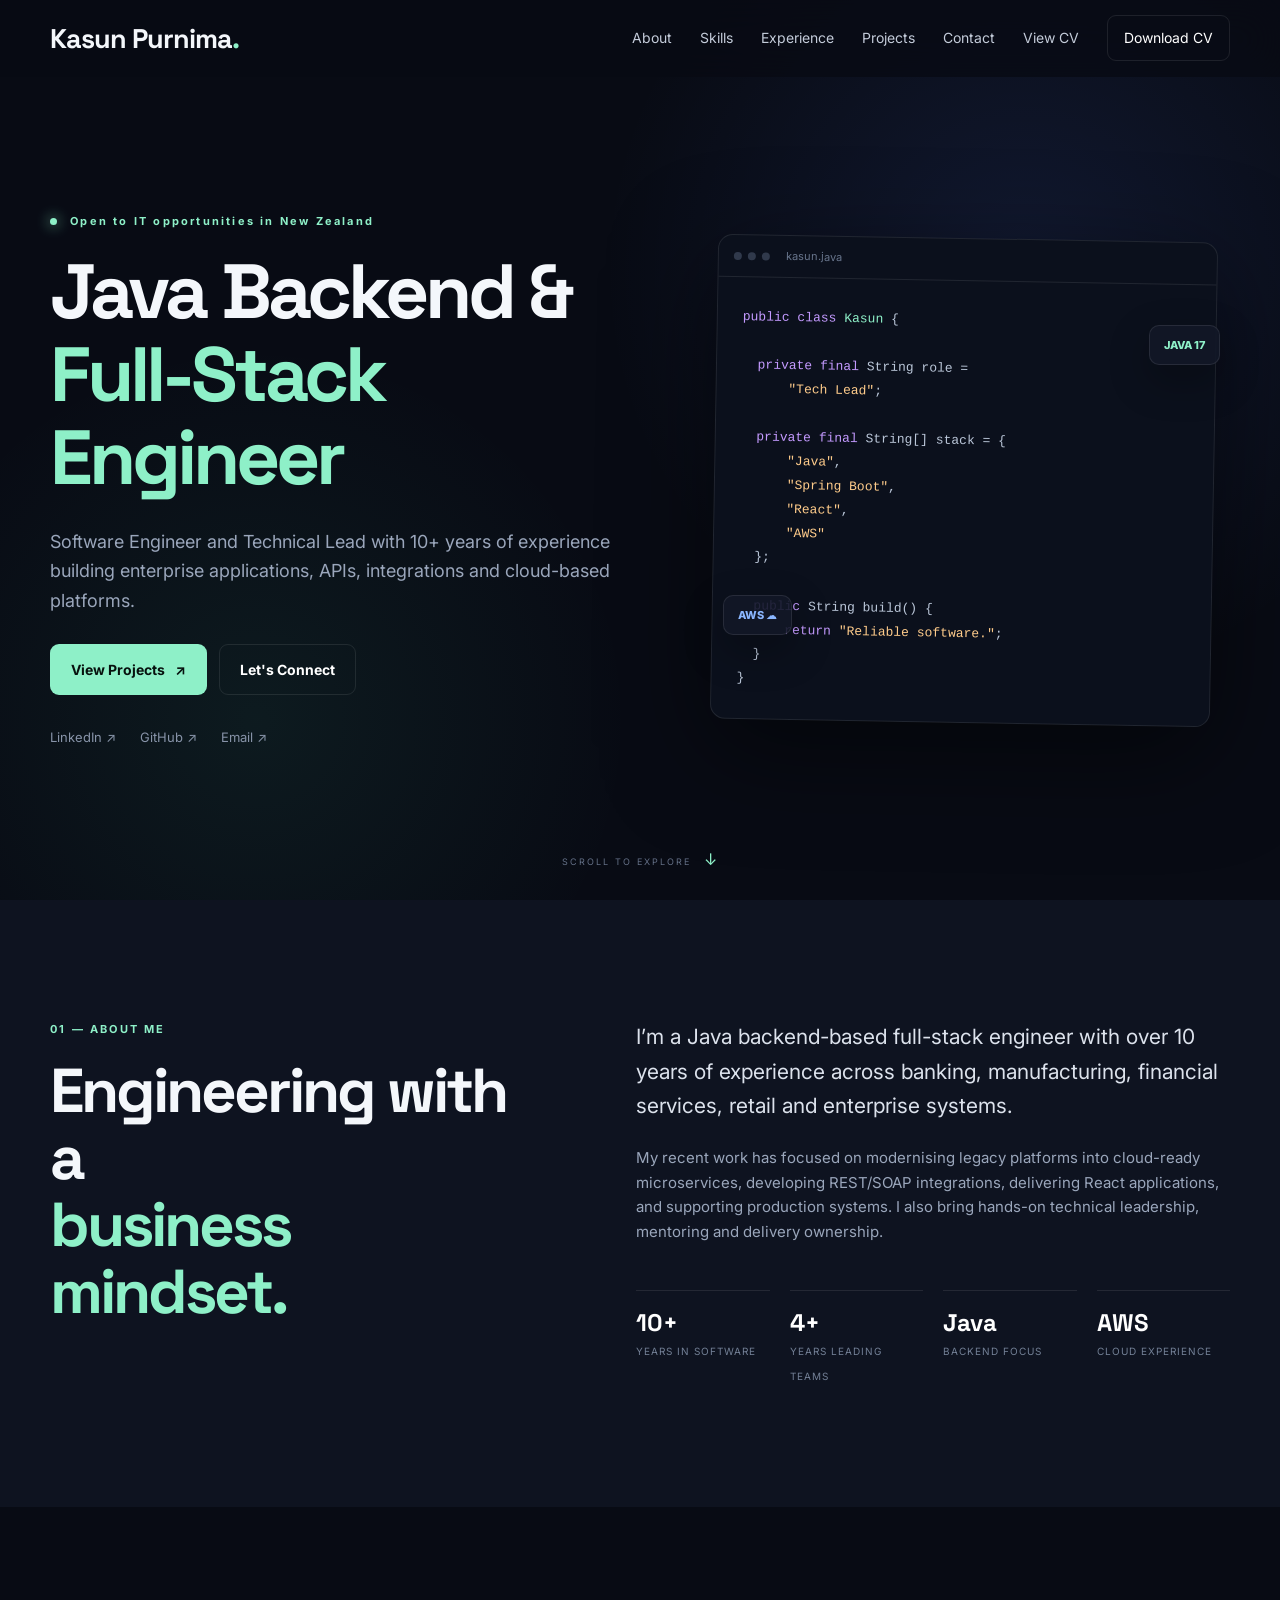
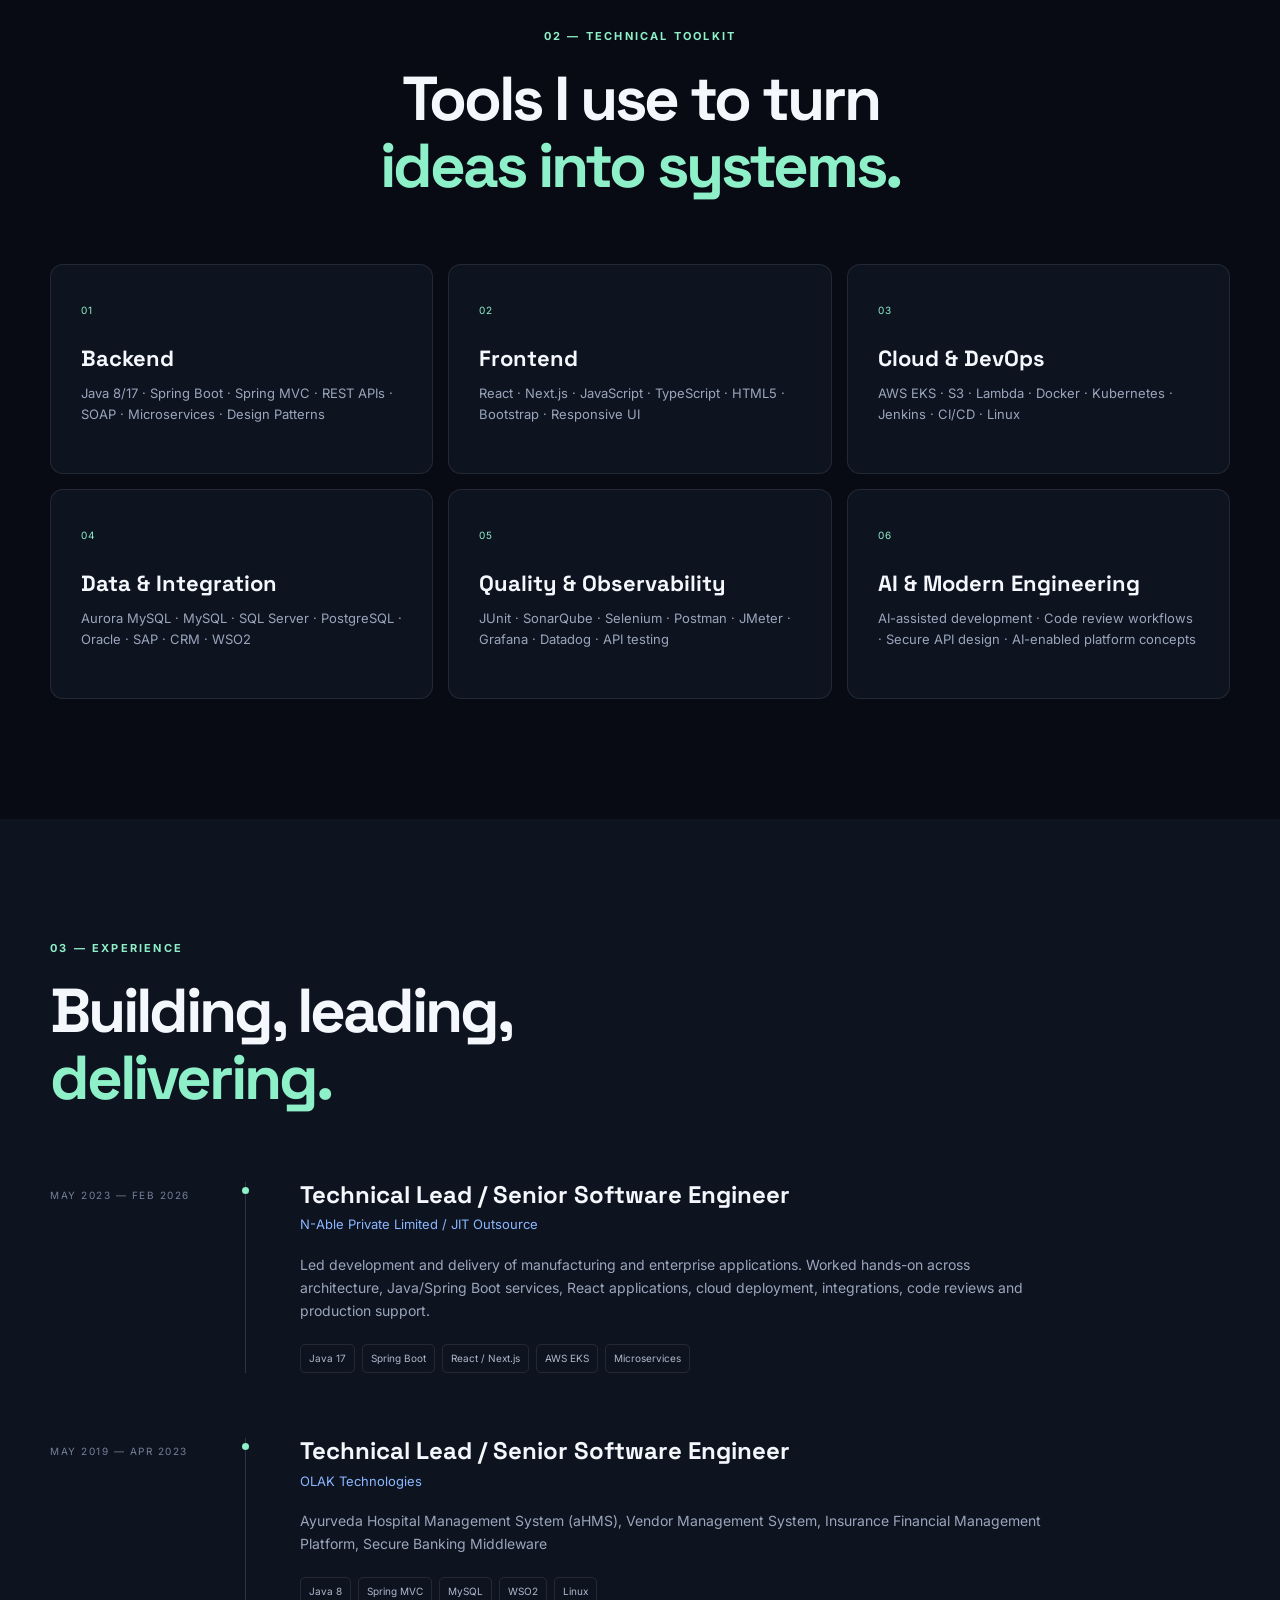
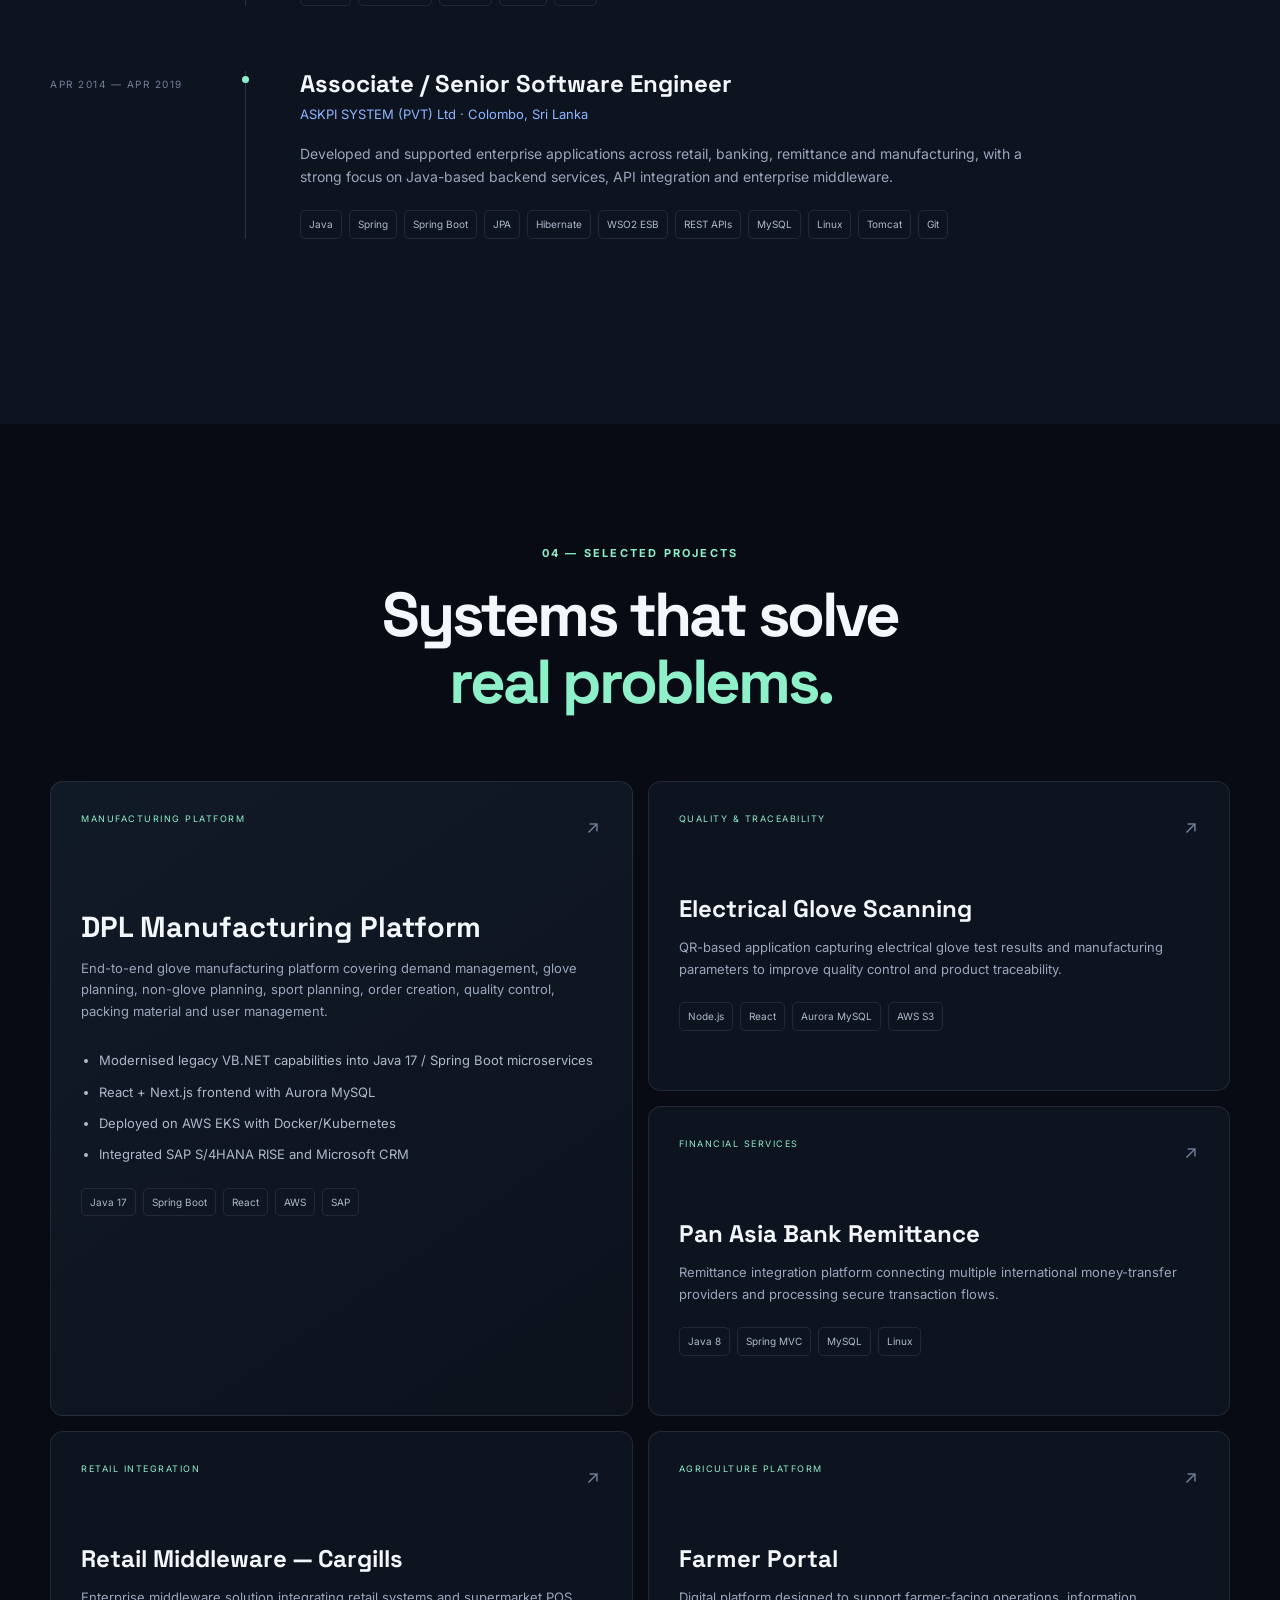
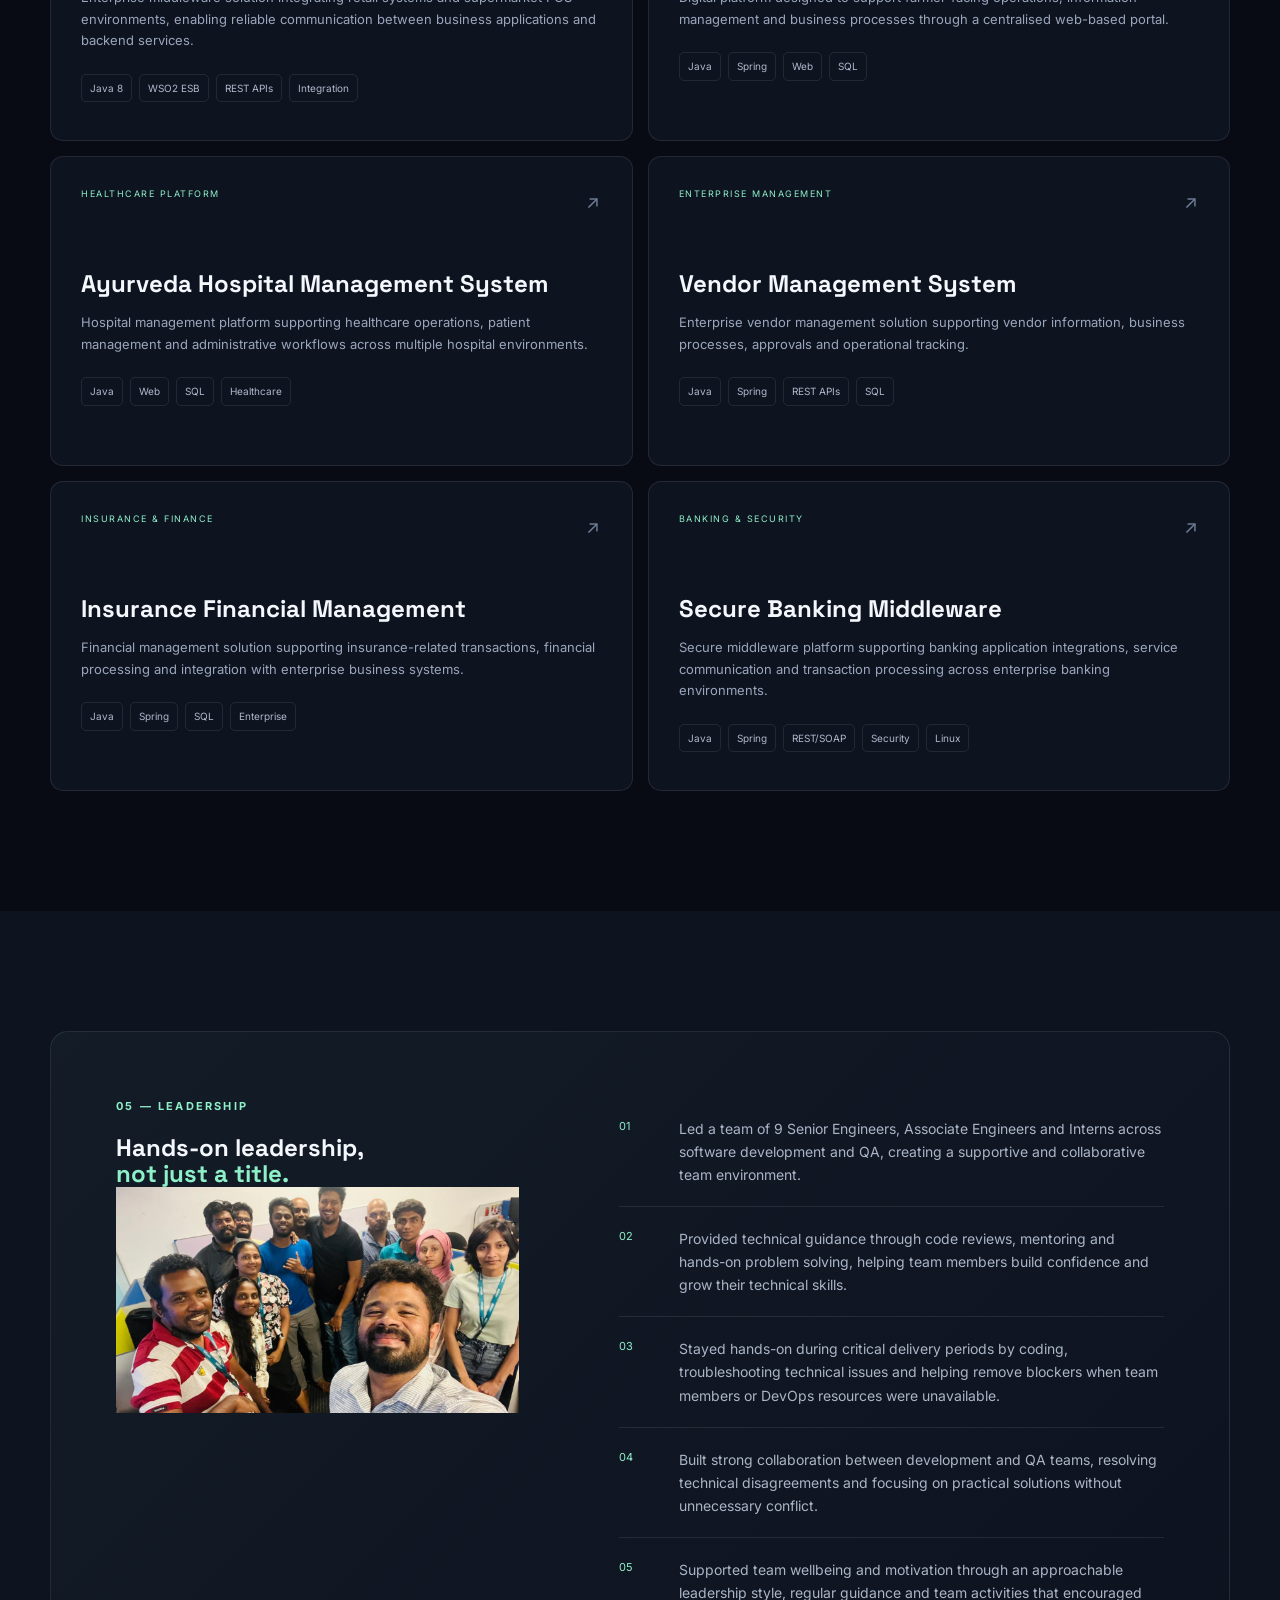
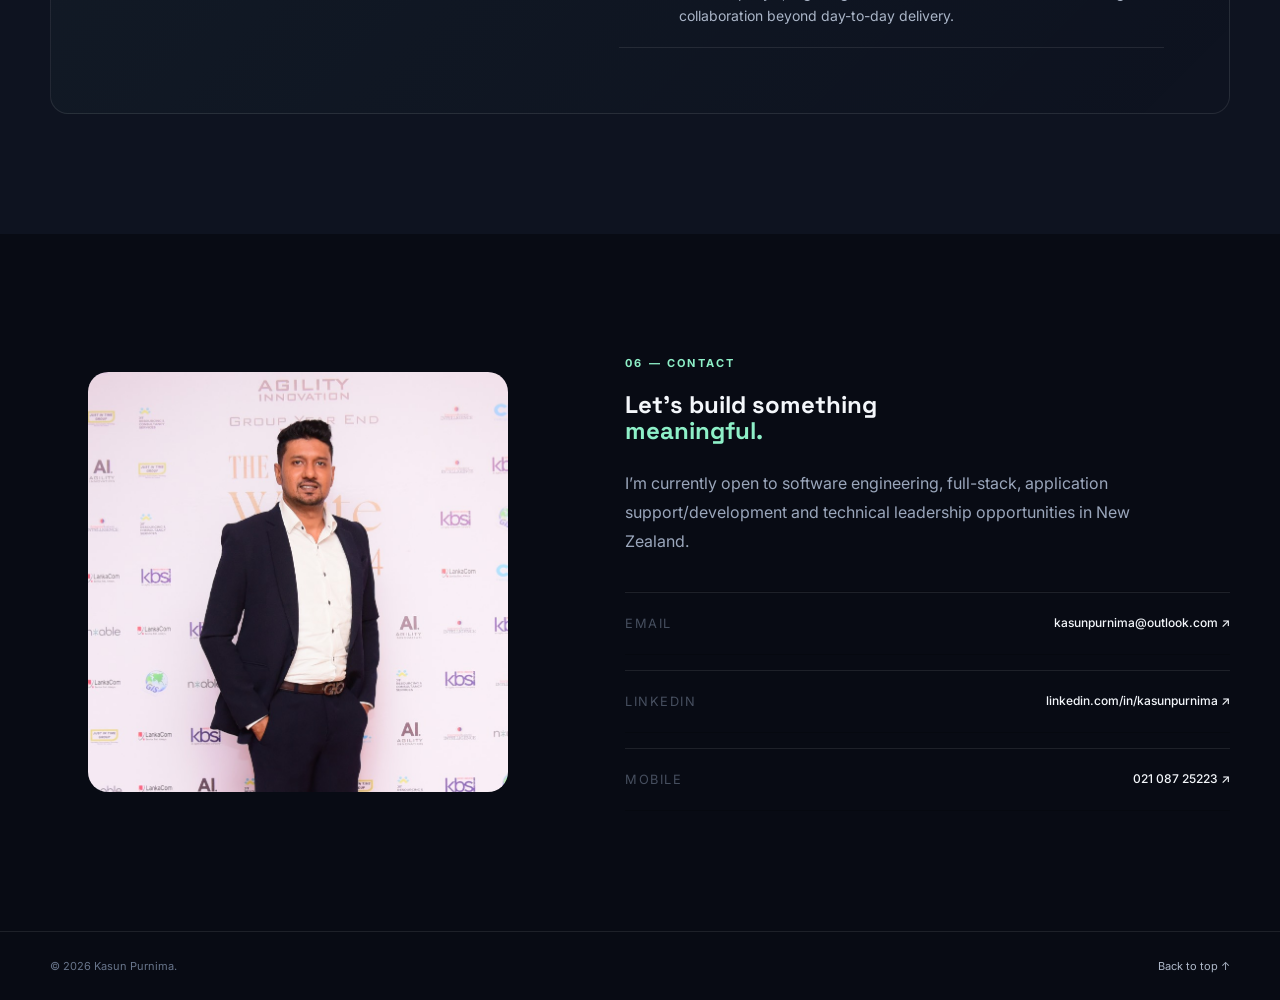
<file: index.html>
<!DOCTYPE html>
<html lang="en">
<head>
  <meta charset="UTF-8">
  <meta name="viewport" content="width=device-width, initial-scale=1.0">
  <meta name="description" content="Kasun Purnima — Java Backend & Full-Stack Engineer and Technical Lead.">
  <meta name="theme-color" content="#0b1020">
  <title>Kasun Purnima | Tech Lead</title>
  <link rel="icon" type="image/png" href="assets/favicon.png">
  <link rel="preconnect" href="https://fonts.googleapis.com">
  <link rel="preconnect" href="https://fonts.gstatic.com" crossorigin>
  <link href="https://fonts.googleapis.com/css2?family=Inter:wght@400;500;600;700;800&family=Space+Grotesk:wght@500;600;700&display=swap" rel="stylesheet">
  <link rel="stylesheet" href="style.css">
</head>
<body>
  <header class="site-header" id="top">
    <nav class="nav container">
      <a class="brand" href="#top">Kasun Purnima<span>.</span></a>
      <button class="menu-toggle" aria-label="Toggle navigation" aria-expanded="false">
        <span></span><span></span><span></span>
      </button>
      <div class="nav-links">
        <a href="#about">About</a>
        <a href="#skills">Skills</a>
        <a href="#experience">Experience</a>
        <a href="#projects">Projects</a>
        <a href="#contact">Contact</a>
		<a href="https://canva.link/jlwy9qj548yok9u" target="_blank" >View CV</a>
        <a class="nav-cta" href="assets/Kasun-Purnima-CV.pdf" download>Download CV</a>
      </div>
    </nav>
  </header>

  <main>
    <section class="hero">
      <div class="hero-grid container">
        <div class="hero-copy reveal">
          <p class="eyebrow"><span class="status-dot"></span> Open to IT opportunities in New Zealand</p>
          <h1>Java Backend &amp;<br><span>Full-Stack Engineer</span></h1>
          <p class="hero-text">
            Software Engineer and Technical Lead with 10+ years of experience building
            enterprise applications, APIs, integrations and cloud-based platforms.
          </p>
          <div class="hero-actions">
            <a class="btn btn-primary" href="#projects">View Projects <span>↗</span></a>
            <a class="btn btn-secondary" href="#contact">Let's Connect</a>
          </div>
          <div class="hero-links">
            <a href="https://www.linkedin.com/in/kasunpurnima/" target="_blank" rel="noreferrer">LinkedIn ↗</a>
            <a href="https://github.com/" target="_blank" rel="noreferrer">GitHub ↗</a>
            <a href="mailto:YOUR_EMAIL@example.com">Email ↗</a>
          </div>
        </div>

        <div class="hero-card reveal">
          <div class="orb orb-one"></div><div class="orb orb-two"></div>
          <div class="code-window">
            <div class="window-bar"><i></i><i></i><i></i><span>kasun.java</span></div>
            <pre><code><span class="kw">public class</span> <span class="type">Kasun</span> {

  <span class="kw">private final</span> String role =
      <span class="str">"Tech Lead"</span>;

  <span class="kw">private final</span> String[] stack = {
      <span class="str">"Java"</span>,
      <span class="str">"Spring Boot"</span>,
      <span class="str">"React"</span>,
      <span class="str">"AWS"</span>
  };

  <span class="kw">public</span> String build() {
      <span class="kw">return</span> <span class="str">"Reliable software."</span>;
  }
}</code></pre>
          </div>
          <div class="floating-badge badge-java">JAVA 17</div>
          <div class="floating-badge badge-cloud">AWS ☁</div>
        </div>
      </div>
      <div class="scroll-hint">SCROLL TO EXPLORE <span>↓</span></div>
    </section>

    <section class="section about" id="about">
      <div class="container two-col">
        <div class="section-heading reveal">
          <p class="eyebrow">01 — ABOUT ME</p>
          <h2>Engineering with a<br><em>business mindset.</em></h2>
        </div>
        <div class="about-content reveal">
          <p class="lead">
            I’m a Java backend-based full-stack engineer with over 10 years of experience
            across banking, manufacturing, financial services, retail and enterprise systems.
          </p>
          <p>
            My recent work has focused on modernising legacy platforms into cloud-ready
            microservices, developing REST/SOAP integrations, delivering React applications,
            and supporting production systems. I also bring hands-on technical leadership,
            mentoring and delivery ownership.
          </p>
          <div class="stats">
            <div><strong>10+</strong><span>Years in Software</span></div>
            <div><strong>4+</strong><span>Years Leading Teams</span></div>
            <div><strong>Java</strong><span>Backend Focus</span></div>
            <div><strong>AWS</strong><span>Cloud Experience</span></div>
          </div>
        </div>
      </div>
    </section>

    <section class="section skills" id="skills">
      <div class="container">
        <div class="section-heading center reveal">
          <p class="eyebrow">02 — TECHNICAL TOOLKIT</p>
          <h2>Tools I use to turn<br><em>ideas into systems.</em></h2>
        </div>
        <div class="skill-grid">
          <article class="skill-card reveal"><span class="skill-number">01</span><h3>Backend</h3><p>Java 8/17 · Spring Boot · Spring MVC · REST APIs · SOAP · Microservices · Design Patterns</p></article>
          <article class="skill-card reveal"><span class="skill-number">02</span><h3>Frontend</h3><p>React · Next.js · JavaScript · TypeScript · HTML5 · Bootstrap · Responsive UI</p></article>
          <article class="skill-card reveal"><span class="skill-number">03</span><h3>Cloud &amp; DevOps</h3><p>AWS EKS · S3 · Lambda · Docker · Kubernetes · Jenkins · CI/CD · Linux</p></article>
          <article class="skill-card reveal"><span class="skill-number">04</span><h3>Data &amp; Integration</h3><p>Aurora MySQL · MySQL · SQL Server · PostgreSQL · Oracle · SAP · CRM · WSO2</p></article>
          <article class="skill-card reveal"><span class="skill-number">05</span><h3>Quality &amp; Observability</h3><p>JUnit · SonarQube · Selenium · Postman · JMeter · Grafana · Datadog · API testing</p></article>
          <article class="skill-card reveal"><span class="skill-number">06</span><h3>AI &amp; Modern Engineering</h3><p>AI-assisted development · Code review workflows · Secure API design · AI-enabled platform concepts</p></article>
        </div>
      </div>
    </section>

    <section class="section experience" id="experience">
      <div class="container">
        <div class="section-heading reveal">
          <p class="eyebrow">03 — EXPERIENCE</p>
          <h2>Building, leading,<br><em>delivering.</em></h2>
        </div>
        <div class="timeline">
          <article class="timeline-item reveal">
            <div class="timeline-date">MAY 2023 — FEB 2026</div>
            <div class="timeline-line"><span></span></div>
            <div class="timeline-body">
              <h3>Technical Lead / Senior Software Engineer</h3><p class="company">N-Able Private Limited / JIT Outsource</p>
              <p>Led development and delivery of manufacturing and enterprise applications. Worked hands-on across architecture, Java/Spring Boot services, React applications, cloud deployment, integrations, code reviews and production support.</p>
              <div class="tags"><span>Java 17</span><span>Spring Boot</span><span>React / Next.js</span><span>AWS EKS</span><span>Microservices</span></div>
            </div>
          </article>
          <article class="timeline-item reveal">
            <div class="timeline-date">MAY 2019 — APR 2023</div>
            <div class="timeline-line"><span></span></div>
            <div class="timeline-body">
              <h3>Technical Lead / Senior Software Engineer</h3><p class="company">OLAK Technologies</p>
              <p> Ayurveda Hospital Management System (aHMS), Vendor Management System, Insurance Financial Management 
Platform, Secure Banking Middleware</p>
              <div class="tags"><span>Java 8</span><span>Spring MVC</span><span>MySQL</span><span>WSO2</span><span>Linux</span></div>
            </div>
          </article>
		  
<article class="timeline-item reveal">
  <div class="timeline-date">APR 2014 — APR 2019</div>
  <div class="timeline-line"><span></span></div>

  <div class="timeline-body">
    <h3>Associate / Senior Software Engineer</h3>
    <p class="company">ASKPI SYSTEM (PVT) Ltd · Colombo, Sri Lanka</p>

    <p>
      Developed and supported enterprise applications across retail,
      banking, remittance and manufacturing, with a strong focus on
      Java-based backend services, API integration and enterprise
      middleware.
    </p>

   

    <div class="tags">
      <span>Java</span>
      <span>Spring</span>
      <span>Spring Boot</span>
      <span>JPA</span>
      <span>Hibernate</span>
      <span>WSO2 ESB</span>
      <span>REST APIs</span>
      <span>MySQL</span>
      <span>Linux</span>
      <span>Tomcat</span>
      <span>Git</span>
    </div>
  </div>
</article>




        </div>
      </div>
    </section>

   <section class="section projects" id="projects">
  <div class="container">


<div class="section-heading center reveal">
  <p class="eyebrow">04 — SELECTED PROJECTS</p>
  <h2>Systems that solve<br><em>real problems.</em></h2>
</div>

<div class="project-grid">

  <!-- DPL Manufacturing Platform -->
  <article class="project-card featured reveal">
    <div class="project-top">
      <span class="project-type">MANUFACTURING PLATFORM</span>
      <span class="project-arrow">↗</span>
    </div>

    <h3>DPL Manufacturing Platform</h3>

    <p>
      End-to-end glove manufacturing platform covering demand management,
      glove planning, non-glove planning, sport planning, order creation,
      quality control, packing material and user management.
    </p>

    <ul>
      <li>Modernised legacy VB.NET capabilities into Java 17 / Spring Boot microservices</li>
      <li>React + Next.js frontend with Aurora MySQL</li>
      <li>Deployed on AWS EKS with Docker/Kubernetes</li>
      <li>Integrated SAP S/4HANA RISE and Microsoft CRM</li>
    </ul>

    <div class="tags">
      <span>Java 17</span>
      <span>Spring Boot</span>
      <span>React</span>
      <span>AWS</span>
      <span>SAP</span>
    </div>
  </article>


  <!-- Electrical Glove Scanning -->
  <article class="project-card reveal">
    <div class="project-top">
      <span class="project-type">QUALITY &amp; TRACEABILITY</span>
      <span class="project-arrow">↗</span>
    </div>

    <h3>Electrical Glove Scanning</h3>

    <p>
      QR-based application capturing electrical glove test results and
      manufacturing parameters to improve quality control and product
      traceability.
    </p>

    <div class="tags">
      <span>Node.js</span>
      <span>React</span>
      <span>Aurora MySQL</span>
      <span>AWS S3</span>
    </div>
  </article>


  <!-- Pan Asia Bank Remittance -->
  <article class="project-card reveal">
    <div class="project-top">
      <span class="project-type">FINANCIAL SERVICES</span>
      <span class="project-arrow">↗</span>
    </div>

    <h3>Pan Asia Bank Remittance</h3>

    <p>
      Remittance integration platform connecting multiple international
      money-transfer providers and processing secure transaction flows.
    </p>

    <div class="tags">
      <span>Java 8</span>
      <span>Spring MVC</span>
      <span>MySQL</span>
      <span>Linux</span>
    </div>
  </article>


  <!-- Retail Middleware -->
  <article class="project-card reveal">
    <div class="project-top">
      <span class="project-type">RETAIL INTEGRATION</span>
      <span class="project-arrow">↗</span>
    </div>

    <h3>Retail Middleware — Cargills</h3>

    <p>
      Enterprise middleware solution integrating retail systems and
      supermarket POS environments, enabling reliable communication
      between business applications and backend services.
    </p>

    <div class="tags">
      <span>Java 8</span>
      <span>WSO2 ESB</span>
      <span>REST APIs</span>
      <span>Integration</span>
    </div>
  </article>


  <!-- Farmer Portal -->
  <article class="project-card reveal">
    <div class="project-top">
      <span class="project-type">AGRICULTURE PLATFORM</span>
      <span class="project-arrow">↗</span>
    </div>

    <h3>Farmer Portal</h3>

    <p>
      Digital platform designed to support farmer-facing operations,
      information management and business processes through a centralised
      web-based portal.
    </p>

    <div class="tags">
      <span>Java</span>
      <span>Spring</span>
      <span>Web</span>
      <span>SQL</span>
    </div>
  </article>


  <!-- Ayurveda Hospital Management -->
  <article class="project-card reveal">
    <div class="project-top">
      <span class="project-type">HEALTHCARE PLATFORM</span>
      <span class="project-arrow">↗</span>
    </div>

    <h3>Ayurveda Hospital Management System</h3>

    <p>
      Hospital management platform supporting healthcare operations,
      patient management and administrative workflows across multiple
      hospital environments.
    </p>

    <div class="tags">
      <span>Java</span>
      <span>Web</span>
      <span>SQL</span>
      <span>Healthcare</span>
    </div>
  </article>


  <!-- Vendor Management -->
  <article class="project-card reveal">
    <div class="project-top">
      <span class="project-type">ENTERPRISE MANAGEMENT</span>
      <span class="project-arrow">↗</span>
    </div>

    <h3>Vendor Management System</h3>

    <p>
      Enterprise vendor management solution supporting vendor information,
      business processes, approvals and operational tracking.
    </p>

    <div class="tags">
      <span>Java</span>
      <span>Spring</span>
      <span>REST APIs</span>
      <span>SQL</span>
    </div>
  </article>


  <!-- Insurance Financial Management -->
  <article class="project-card reveal">
    <div class="project-top">
      <span class="project-type">INSURANCE &amp; FINANCE</span>
      <span class="project-arrow">↗</span>
    </div>

    <h3>Insurance Financial Management</h3>

    <p>
      Financial management solution supporting insurance-related
      transactions, financial processing and integration with enterprise
      business systems.
    </p>

    <div class="tags">
      <span>Java</span>
      <span>Spring</span>
      <span>SQL</span>
      <span>Enterprise</span>
    </div>
  </article>


  <!-- Secure Banking Middleware -->
  <article class="project-card reveal">
    <div class="project-top">
      <span class="project-type">BANKING &amp; SECURITY</span>
      <span class="project-arrow">↗</span>
    </div>

    <h3>Secure Banking Middleware</h3>

    <p>
      Secure middleware platform supporting banking application
      integrations, service communication and transaction processing
      across enterprise banking environments.
    </p>

    <div class="tags">
      <span>Java</span>
      <span>Spring</span>
      <span>REST/SOAP</span>
      <span>Security</span>
      <span>Linux</span>
    </div>
  </article>

</div>

  </div>
</section>


<section class="section leadership">
  <div class="container leadership-box reveal">

    <div class="leadership-heading">
      <p class="eyebrow">05 — LEADERSHIP</p>

      <h2>
        Hands-on leadership,<br>
        <em>not just a title.</em>
      </h2>

      <div class="leadership-team-photo">
        <img src="assets/team-photo.jpeg"
             alt="Development and QA team"
             loading="lazy">
      </div>
    </div>

    <div class="leadership-list">

      <div>
        <span>01</span>
        <p>
          Led a team of 9 Senior Engineers, Associate Engineers and Interns
          across software development and QA, creating a supportive and
          collaborative team environment.
        </p>
      </div>

      <div>
        <span>02</span>
        <p>
          Provided technical guidance through code reviews, mentoring and
          hands-on problem solving, helping team members build confidence
          and grow their technical skills.
        </p>
      </div>


      <div>
        <span>03</span>
        <p>
          Stayed hands-on during critical delivery periods by coding,
          troubleshooting technical issues and helping remove blockers
          when team members or DevOps resources were unavailable.
        </p>
      </div>

      <div>
        <span>04</span>
        <p>
          Built strong collaboration between development and QA teams,
          resolving technical disagreements and focusing on practical
          solutions without unnecessary conflict.
        </p>
      </div>

      <div>
        <span>05</span>
        <p>
          Supported team wellbeing and motivation through an approachable
          leadership style, regular guidance and team activities that
          encouraged collaboration beyond day-to-day delivery.
        </p>
      </div>

    </div>
  </div>
</section>



<section class="section contact" id="contact">
  <div class="container contact-grid">

    <!-- Left: Profile Photo -->
    <div class="contact-photo reveal">
      <img
        src="assets/profile.jpeg"
        alt="Kasun Purnima"
        class="contact-profile-photo"
      >
    </div>

    <!-- Right: Contact Details -->
    <div class="contact-copy reveal">
      <p class="eyebrow">06 — CONTACT</p>

      <h2>Let’s build something<br><em>meaningful.</em></h2>

      <p>
        I’m currently open to software engineering, full-stack,
        application support/development and technical leadership
        opportunities in New Zealand.
      </p>

      <div class="contact-links">

        <a href="mailto:kasunpurnima@outlook.com">
          <span>Email</span>
          <strong>kasunpurnima@outlook.com ↗</strong>
        </a>

        <a
          href="https://www.linkedin.com/in/kasunpurnima/"
          target="_blank"
          rel="noreferrer"
        >
          <span>LinkedIn</span>
          <strong>linkedin.com/in/kasunpurnima ↗</strong>
        </a>

        <a href="tel:+642108725223">
          <span>Mobile</span>
          <strong>021 087 25223 ↗</strong>
        </a>

      </div>
    </div>

  </div>
</section>
  </main>

  <footer>
    <div class="container footer-inner">
      <p>© <span id="year"></span> Kasun Purnima.</p>
      <a href="#top">Back to top ↑</a>
    </div>
  </footer>
  <script src="script.js"></script>
</body>
</html>
</file>
<file: style.css>
*{box-sizing:border-box;margin:0;padding:0}
:root{--bg:#080b14;--surface:#0e1320;--surface2:#121827;--text:#f4f7fb;--muted:#9aa6bb;--line:rgba(255,255,255,.09);--accent:#8ef0c8;--accent2:#8bb7ff;--max:1180px}
html{scroll-behavior:smooth}
body{font-family:Inter,system-ui,sans-serif;background:var(--bg);color:var(--text);line-height:1.65}
a{color:inherit;text-decoration:none}.container{width:min(var(--max),calc(100% - 48px));margin:auto}
.site-header{position:fixed;top:0;width:100%;z-index:50;background:rgba(8,11,20,.78);backdrop-filter:blur(18px);border-bottom:1px solid transparent;transition:.3s}
.site-header.scrolled{border-color:var(--line)}
.nav{height:76px;display:flex;align-items:center;justify-content:space-between}.brand{font:700 27px "Space Grotesk";letter-spacing:-1px}.brand span{color:var(--accent)}
.nav-links{display:flex;gap:28px;align-items:center;font-size:14px;color:#c4ccda}.nav-links a{transition:.2s}.nav-links a:hover{color:var(--accent)}
.nav-cta{padding:10px 16px;border:1px solid var(--line);border-radius:9px!important;color:#fff!important}.nav-cta:hover{border-color:var(--accent);background:rgba(142,240,200,.07)}
.menu-toggle{display:none;background:none;border:0}.menu-toggle span{display:block;width:25px;height:2px;background:#fff;margin:5px}
.hero{min-height:100vh;display:flex;align-items:center;padding:130px 0 70px;position:relative;overflow:hidden;background:radial-gradient(circle at 80% 30%,rgba(85,125,255,.12),transparent 35%),radial-gradient(circle at 20% 80%,rgba(80,230,180,.07),transparent 30%)}
.hero-grid{display:grid;grid-template-columns:1.05fr .95fr;gap:60px;align-items:center}.eyebrow{font-size:11px;font-weight:700;letter-spacing:2.2px;color:var(--accent);margin-bottom:20px}.status-dot{display:inline-block;width:7px;height:7px;background:var(--accent);border-radius:50%;margin-right:8px;box-shadow:0 0 14px var(--accent)}
h1,h2,h3{font-family:"Space Grotesk",sans-serif;line-height:1.08}h1{font-size:clamp(45px,6vw,78px);letter-spacing:-4px}h1 span,h2 em{font-style:normal;color:var(--accent)}
.hero-text{font-size:18px;color:var(--muted);max-width:650px;margin:28px 0}.hero-actions{display:flex;gap:12px;flex-wrap:wrap}.btn{display:inline-flex;align-items:center;justify-content:center;gap:10px;padding:13px 20px;border-radius:9px;font-weight:700;font-size:14px;border:1px solid transparent;cursor:pointer}.btn-primary{background:var(--accent);color:#07110e}.btn-primary:hover{transform:translateY(-2px);box-shadow:0 10px 35px rgba(142,240,200,.16)}.btn-secondary{border-color:var(--line);color:#fff}.btn-secondary:hover{border-color:#63718a}.hero-links{display:flex;gap:24px;margin-top:32px;font-size:13px;color:#8793a8}.hero-links a:hover{color:var(--accent)}
.hero-card{height:520px;position:relative;display:flex;align-items:center;justify-content:center}.code-window{width:min(500px,100%);background:#0b101c;border:1px solid var(--line);border-radius:15px;box-shadow:0 30px 100px rgba(0,0,0,.5);overflow:hidden;transform:rotate(1deg)}.window-bar{height:42px;border-bottom:1px solid var(--line);display:flex;align-items:center;padding:0 15px;gap:6px;color:#68758c;font-size:11px}.window-bar i{width:8px;height:8px;border-radius:50%;background:#30394b}.window-bar span{margin-left:10px}.code-window pre{padding:28px 25px;overflow:auto;font:13px/1.85 "SFMono-Regular",Consolas,monospace;color:#bbc7d9}.kw{color:#c49aff}.type{color:#8ef0c8}.str{color:#ffcc8b}.floating-badge{position:absolute;background:rgba(18,24,39,.9);border:1px solid var(--line);padding:10px 14px;border-radius:10px;font-size:11px;font-weight:800;box-shadow:0 15px 40px rgba(0,0,0,.3)}.badge-java{top:105px;right:10px;color:var(--accent)}.badge-cloud{bottom:105px;left:25px;color:var(--accent2)}
.scroll-hint{position:absolute;bottom:28px;left:50%;transform:translateX(-50%);font-size:9px;letter-spacing:2px;color:#647087}.scroll-hint span{color:var(--accent);font-size:16px;margin-left:8px}
.section{padding:120px 0}.about{background:var(--surface)}.two-col{display:grid;grid-template-columns:.9fr 1.1fr;gap:100px}.section-heading h2{font-size:clamp(38px,5vw,62px);letter-spacing:-3px}.section-heading h2 em{color:var(--accent)}.center{text-align:center;margin-bottom:65px}.about-content{color:var(--muted);font-size:15px}.about-content .lead{font-size:21px;color:#dce2ec;margin-bottom:22px}.stats{display:grid;grid-template-columns:repeat(4,1fr);gap:20px;margin-top:45px}.stats div{border-top:1px solid var(--line);padding-top:16px}.stats strong{display:block;color:#fff;font:700 24px "Space Grotesk"}.stats span{font-size:10px;text-transform:uppercase;letter-spacing:1px;color:#738096}
.skill-grid{display:grid;grid-template-columns:repeat(3,1fr);gap:15px}.skill-card{background:var(--surface);border:1px solid var(--line);border-radius:13px;padding:30px;min-height:210px;transition:.3s}.skill-card:hover{transform:translateY(-5px);border-color:rgba(142,240,200,.3)}.skill-number{font-size:10px;color:var(--accent);letter-spacing:1px}.skill-card h3{font-size:22px;margin:25px 0 12px}.skill-card p{font-size:13px;color:var(--muted)}
.experience{background:var(--surface)}.timeline{margin-top:70px}.timeline-item{display:grid;grid-template-columns:170px 30px 1fr;gap:25px;padding-bottom:65px}.timeline-date{font-size:10px;letter-spacing:1.5px;color:#748198;padding-top:5px}.timeline-line{border-left:1px solid #2a3548;position:relative}.timeline-line span{position:absolute;left:-4px;top:5px;width:7px;height:7px;border-radius:50%;background:var(--accent)}.timeline-body h3{font-size:24px}.company{color:var(--accent2);font-size:13px;margin:7px 0 17px}.timeline-body>p:not(.company){color:var(--muted);font-size:14px;max-width:750px}.tags{display:flex;flex-wrap:wrap;gap:7px;margin-top:22px}.tags span{font-size:10px;color:#aeb9ca;border:1px solid var(--line);border-radius:5px;padding:5px 8px}
.project-grid{display:grid;grid-template-columns:1fr 1fr;gap:15px}.project-card{background:var(--surface);border:1px solid var(--line);border-radius:13px;padding:30px;min-height:310px;transition:.3s}.project-card:hover{transform:translateY(-4px);border-color:rgba(142,240,200,.28)}.project-card.featured{grid-row:span 2;min-height:635px;background:linear-gradient(145deg,#111a27,#0d121d)}.project-top{display:flex;justify-content:space-between;font-size:9px;letter-spacing:1.5px;color:var(--accent)}.project-arrow{font-size:18px;color:#718098}.project-card h3{font-size:29px;margin:70px 0 15px}.project-card:not(.featured) h3{margin-top:55px;font-size:24px}.project-card p{font-size:13px;color:var(--muted)}.project-card ul{margin:28px 0 0 18px;color:#aeb8c9;font-size:13px}.project-card li{margin:10px 0}
.leadership{background:var(--surface)}.leadership-box{display:grid;grid-template-columns:.85fr 1.15fr;gap:100px;border:1px solid var(--line);border-radius:18px;padding:65px;background:linear-gradient(135deg,rgba(142,240,200,.045),transparent)}.leadership-list>div{display:grid;grid-template-columns:40px 1fr;gap:20px;padding:20px 0;border-bottom:1px solid var(--line)}.leadership-list span{color:var(--accent);font-size:11px}.leadership-list p{color:#aab5c7;font-size:14px}
.contact-grid{display:grid;grid-template-columns:1fr .8fr;gap:100px}.contact-copy>p:not(.eyebrow){color:var(--muted);max-width:540px;margin:25px 0 40px}.contact-links{display:grid;gap:15px}.contact-links a{border-top:1px solid var(--line);padding:16px 0;display:flex;justify-content:space-between;gap:20px}.contact-links span{font-size:11px;color:#6f7b90;text-transform:uppercase;letter-spacing:1px}.contact-links strong{font-size:12px;font-weight:500}.contact-form{background:var(--surface);border:1px solid var(--line);padding:30px;border-radius:14px}.contact-form label{display:block;font-size:11px;color:#8b97ab;margin-bottom:17px}.contact-form input,.contact-form textarea{display:block;width:100%;margin-top:7px;background:#090e18;border:1px solid var(--line);border-radius:7px;padding:12px;color:#fff;font:13px Inter;outline:none}.contact-form input:focus,.contact-form textarea:focus{border-color:var(--accent)}.contact-form textarea{resize:vertical}.contact-form .btn{width:100%}
footer{border-top:1px solid var(--line);padding:25px 0;color:#68758b;font-size:11px}.footer-inner{display:flex;justify-content:space-between}.footer-inner a{color:#aeb8c9}.footer-inner a:hover{color:var(--accent)}
.reveal{opacity:0;transform:translateY(18px);transition:opacity .7s ease,transform .7s ease}.reveal.visible{opacity:1;transform:none}
@media(max-width:900px){.nav-links{gap:16px}.hero-grid,.two-col,.contact-grid,.leadership-box{grid-template-columns:1fr;gap:45px}.hero-card{height:430px}.stats{grid-template-columns:repeat(2,1fr)}.skill-grid{grid-template-columns:1fr 1fr}.leadership-box{padding:40px}.contact-grid{gap:55px}}
@media(max-width:700px){.container{width:min(var(--max),calc(100% - 30px))}.nav{height:68px}.menu-toggle{display:block}.nav-links{display:none;position:absolute;top:68px;left:15px;right:15px;background:#0d1320;border:1px solid var(--line);border-radius:10px;padding:15px;flex-direction:column;align-items:stretch;gap:5px}.nav-links.open{display:flex}.nav-links a{padding:11px}.nav-cta{text-align:center}.hero{padding-top:110px}.hero-grid{grid-template-columns:1fr}.hero-card{height:350px}.code-window pre{font-size:11px}.badge-java{top:45px;right:0}.badge-cloud{bottom:35px;left:0}h1{letter-spacing:-2.5px}.section{padding:85px 0}.skill-grid,.project-grid{grid-template-columns:1fr}.project-card.featured{grid-row:auto;min-height:auto}.timeline-item{grid-template-columns:1fr;gap:12px}.timeline-line{display:none}.timeline-date{padding:0}.stats{gap:15px}.contact-links a{display:block}.contact-links strong{display:block;margin-top:5px}.footer-inner{gap:20px;flex-direction:column}}
/* =========================
   CONTACT SECTION
========================= */

.contact-grid {
  display: grid;
  grid-template-columns: 0.9fr 1.1fr;
  gap: 80px;
  align-items: center;
}

/* Left photo */

.contact-photo {
  display: flex;
  justify-content: center;
  align-items: center;
}

.contact-profile-photo {
  width: 100%;
  max-width: 420px;
  aspect-ratio: 1 / 1;
  object-fit: cover;
  border-radius: 20px;
  display: block;
}

/* Right content */

.contact-copy {
  max-width: 650px;
}

.contact-copy h2 {
  margin-bottom: 25px;
}

.contact-copy > p:not(.eyebrow) {
  margin-bottom: 35px;
  line-height: 1.8;
}

/* Contact links */

.contact-links {
  display: flex;
  flex-direction: column;
  border-top: 1px solid rgba(0, 0, 0, 0.15);
}

.contact-links a {
  display: flex;
  justify-content: space-between;
  align-items: center;
  gap: 20px;
  padding: 20px 0;
  border-bottom: 1px solid rgba(0, 0, 0, 0.15);
  text-decoration: none;
}

.contact-links a span {
  font-size: 0.8rem;
  text-transform: uppercase;
  letter-spacing: 0.12em;
  opacity: 0.6;
}

.contact-links a strong {
  font-weight: 500;
  text-align: right;
}

/* =========================
   MOBILE
========================= */

@media (max-width: 768px) {

  .contact-grid {
    grid-template-columns: 1fr;
    gap: 45px;
  }

  .contact-photo {
    justify-content: center;
  }

  .contact-profile-photo {
    max-width: 280px;
  }

  .contact-links a {
    flex-direction: column;
    align-items: flex-start;
    gap: 7px;
  }

  .contact-links a strong {
    text-align: left;
    word-break: break-word;
  }
}

```css
/* Leadership Team Photo */
.leadership-team-photo {
  margin-top: 35px;
  width: 100%;
  max-width: 620px;
  overflow: hidden;
  border-radius: 18px;
}

.leadership-team-photo img {
  display: block;
  width: 100%;
  height: auto;
  aspect-ratio: 16 / 9;
  object-fit: cover;
  transition: transform 0.5s ease;
}

.leadership-team-photo:hover img {
  transform: scale(1.03);
}

/* Mobile */
@media (max-width: 768px) {
  .leadership-team-photo {
    margin-top: 25px;
    max-width: 100%;
    border-radius: 14px;
  }
}
```
</file>
